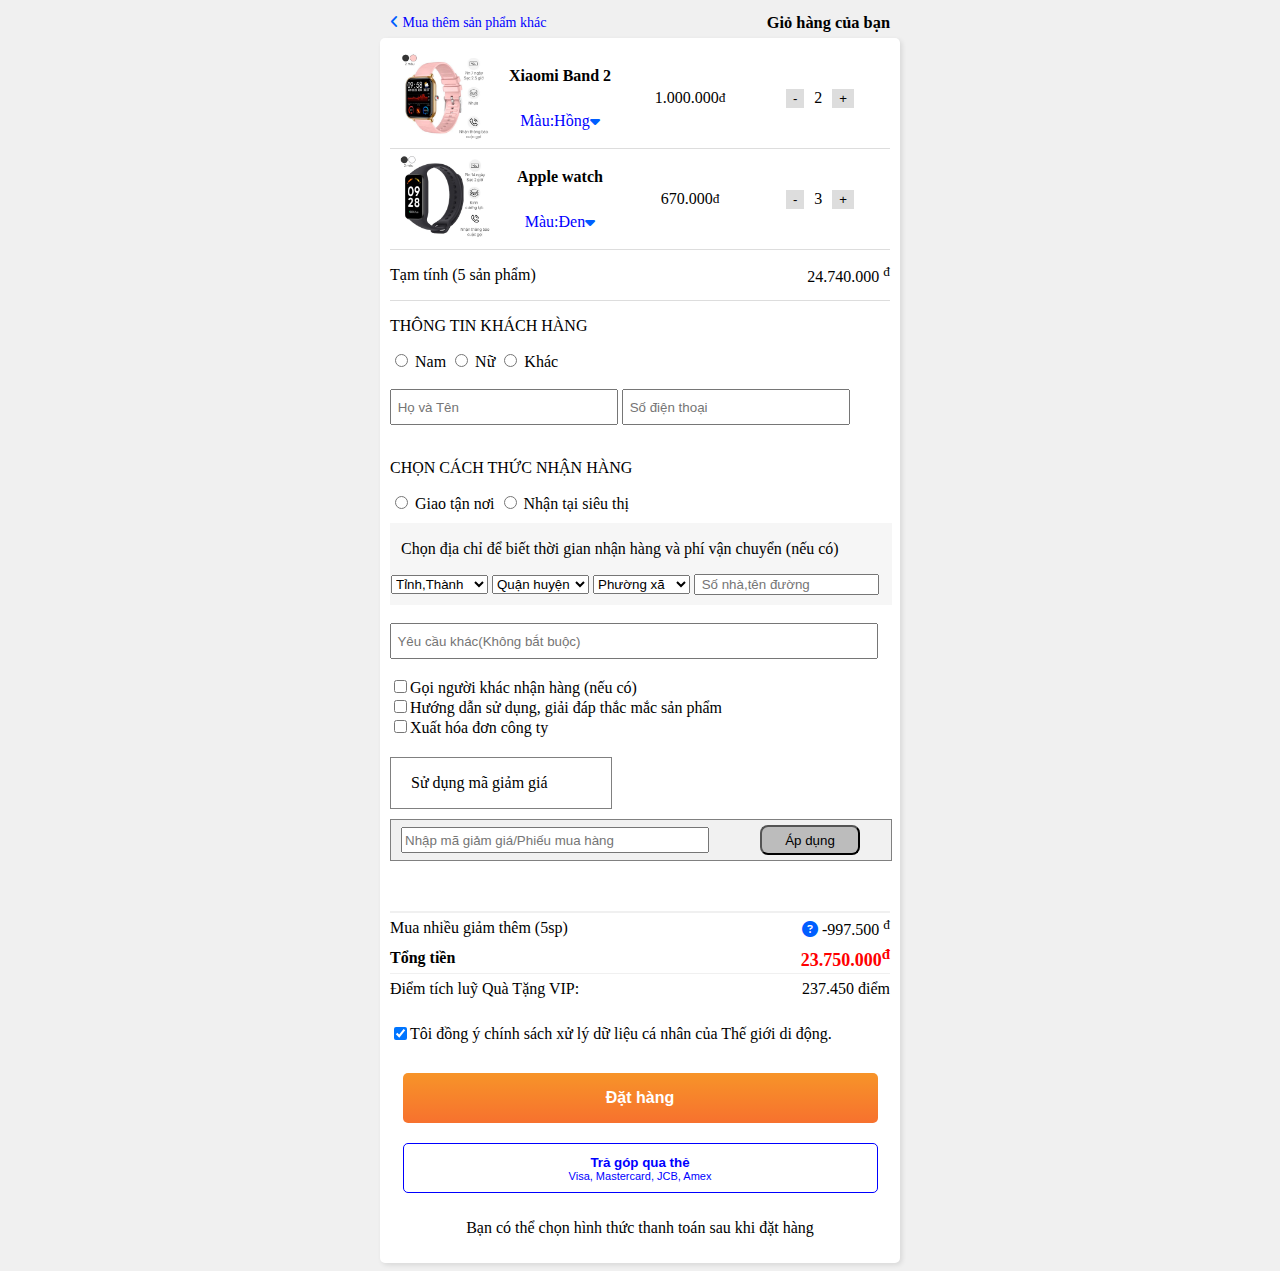
<file: card_product.html>
<!DOCTYPE html>
<html lang="en">
<head>
    <meta charset="UTF-8">
    <meta name="viewport" content="width=device-width, initial-scale=1.0">
    <title>Giỏ hàng</title>
    <link rel="stylesheet" href="css/card_product.css">
    <link rel="stylesheet" href="https://cdnjs.cloudflare.com/ajax/libs/font-awesome/6.4.2/css/all.min.css">
</head>
<body>
    <div class="top-content">
        <a href="index.html">
            <i class="fa-solid fa-angle-left" style="color: #005eff;"></i> Mua thêm sản phẩm khác
        </a>
        <h3>Giỏ hàng của bạn</h3>
    </div>
    <div class="card2">
        <ul class="listCard">
            <li>
                <div><img src="images/products/dongho1.jpg"/></div>
                <div class="name-pro">
                    <h4>Xiaomi Band 2</h4>
                    <div class="color">Màu: <span class="color-text"> Hồng </span><i class="fa-solid fa-caret-down" style="color: #005eff;"></i></div>
                </div>
                <div class="price">1.000.000 <sup>đ</sup></div>
                <div>
                    <button onclick="">-</button>
                    <div class="count">2</div>
                    <button onclick="">+</button>
                </div> 
            </li>
            <li>
                <div><img src="images/products/dongho3.jpg"/></div>
                <div class="name-pro">
                    <h4>Apple watch</h4>
                    <div class="color">Màu: <span class="color-text"> Đen </span><i class="fa-solid fa-caret-down" style="color: #005eff;"></i></div>
                </div>
                <div class="price">670.000 <sup>đ</sup></div>
                <div>
                    <button onclick="">-</button>
                    <div class="count">3</div>
                    <button onclick="">+</button>
                </div> 
            </li>
        </ul>
        <div><p>Tạm tính (5 sản phẩm)</p><span>24.740.000 <sup>đ</sup></span></div>

        <!-- Thông tin khách hàng(Hoàng làm tiếp) -->      
        <div class="TTKH">
            <form > 
            
                <p>THÔNG TIN KHÁCH HÀNG</p>
                <div>
                    
                    <input type="radio" id="male" name="gender" value="Nam">
                    <label for="male">Nam</label>
                    <input type="radio" id="female" name="gender" value="Nữ">
                    <label for="female">Nữ</label>
                    <input type="radio" id="other" name="gender" value="Khác">
                    <label for="other">Khác</label>
                </div>
                <br>
                <div class="pn">
                    
                    <input type="text" id="name" name="name" placeholder=" Họ và Tên">
                    <input type="tel" id="phone" name="phone" placeholder=" Số điện thoại">
                </div>
                
                
                <br>
                <div>
                    <p>CHỌN CÁCH THỨC NHẬN HÀNG</p>
                    <input type="radio" id="Diachi" name="Diachi" value="Giao tận nơi">
                    <label for="male">Giao tận nơi</label>
                    <input type="radio" id="Diachi" name="Diachi" value="Nhận tại siêu thị">
                    <label for="female">Nhận tại siêu thị</label>
                    <br>
                    
                    <div class="baoboc">
                        <p>Chọn địa chỉ để biết thời gian nhận hàng và phí vận chuyển (nếu có)</p>
                        <select id="location" name="location">
                            <option value="Hà Nội">Tỉnh,Thành</option>
                            <option value="Hà Nội">Hà Nội</option>
                            <option value="Hồ Chí Minh">Hồ Chí Minh</option>
                            <option value="Đà Nẵng">Đà Nẵng</option>
                            <option value="Cần Thơ">Cần Thơ</option>
                            <option value="Cần Thơ">...</option>
                            
                        </select>
                        <select id="location" name="location">
                            <option value="Hà Nội">Quận huyện</option>
                            <option value="Hà Nội">Hà Nội</option>
                            <option value="Hồ Chí Minh">Hồ Chí Minh</option>
                            <option value="Đà Nẵng">Đà Nẵng</option>
                            <option value="Cần Thơ">Cần Thơ</option>
                            <option value="Cần Thơ">...</option>
                            
                        </select>
                        <select id="location" name="location">
                            <option value="Hà Nội">Phường xã</option>
                            <option value="Hà Nội">Hà Nội</option>
                            <option value="Hồ Chí Minh">Hồ Chí Minh</option>
                            <option value="Đà Nẵng">Đà Nẵng</option>
                            <option value="Cần Thơ">Cần Thơ</option>
                            <option value="Cần Thơ">...</option>
                            
                        </select>
                        <input type="text" id="name" name="name" placeholder=" Số nhà,tên đường">
                    </div>
                    
                </div>
                <br>
                <div class="YC">
                    <input type="text" id="name" name="name" placeholder=" Yêu cầu khác(Không bắt buộc)">
                </div>
                <br>
                <div class="Khac">
                    <div class="kc">
                        <input type="checkbox" name="" id="">Gọi người khác nhận hàng (nếu có)
                    </div>
                   
                    <div class="kc">
                        <input type="checkbox" name="" id="">Hướng dẫn sử dụng, giải đáp thắc mắc sản phẩm
                    </div>

                    <div class="kc">
                        <input type="checkbox" name="" id="">Xuất hóa đơn công ty
                    </div>
                </div>
                <div class="MGG">
                    <a href="">
                        <div class="sudung">
                            <p>Sử dụng mã giảm giá</p>
                        </div>
                    </a>
                    <div class="nhapma">
                        <input type="text" placeholder="Nhập mã giảm giá/Phiếu mua hàng">
                        
                    </div>
                    <div class="nut">
                        <input type="button" value="Áp dụng">
                    </div>               
                </div>
        </form>
        </div>
        <div class="card-bottom">
            <div><p>Mua nhiều giảm thêm (5sp)</p> <span><i class="fa-solid fa-circle-question" style="color: #005eff;"></i> -997.500 <sup>đ</sup></span></div>
            <div style="border-bottom: 1px solid #f0f0f0;"><h4>Tổng tiền</h4><span class="price-text">23.750.000<sup>đ</sup></span></div>
            <div><p>Điểm tích luỹ Quà Tặng VIP:</p> <span>237.450 điểm</span></div>
            <form action="">
                <input type="checkbox" checked>
                <label>Tôi đồng ý chính sách xử lý dữ liệu cá nhân của Thế giới di động.</label>
            </form>
            <button class="btn-dathang" type="submit">Đặt hàng</button>
            <button class="btn-tragop" type="submit">Trả góp qua thẻ<span>Visa, Mastercard, JCB, Amex</span></button>
            <p>Bạn có thể chọn hình thức thanh toán sau khi đặt hàng</p>
        </div>
    </div>
</body>
</html>
</file>
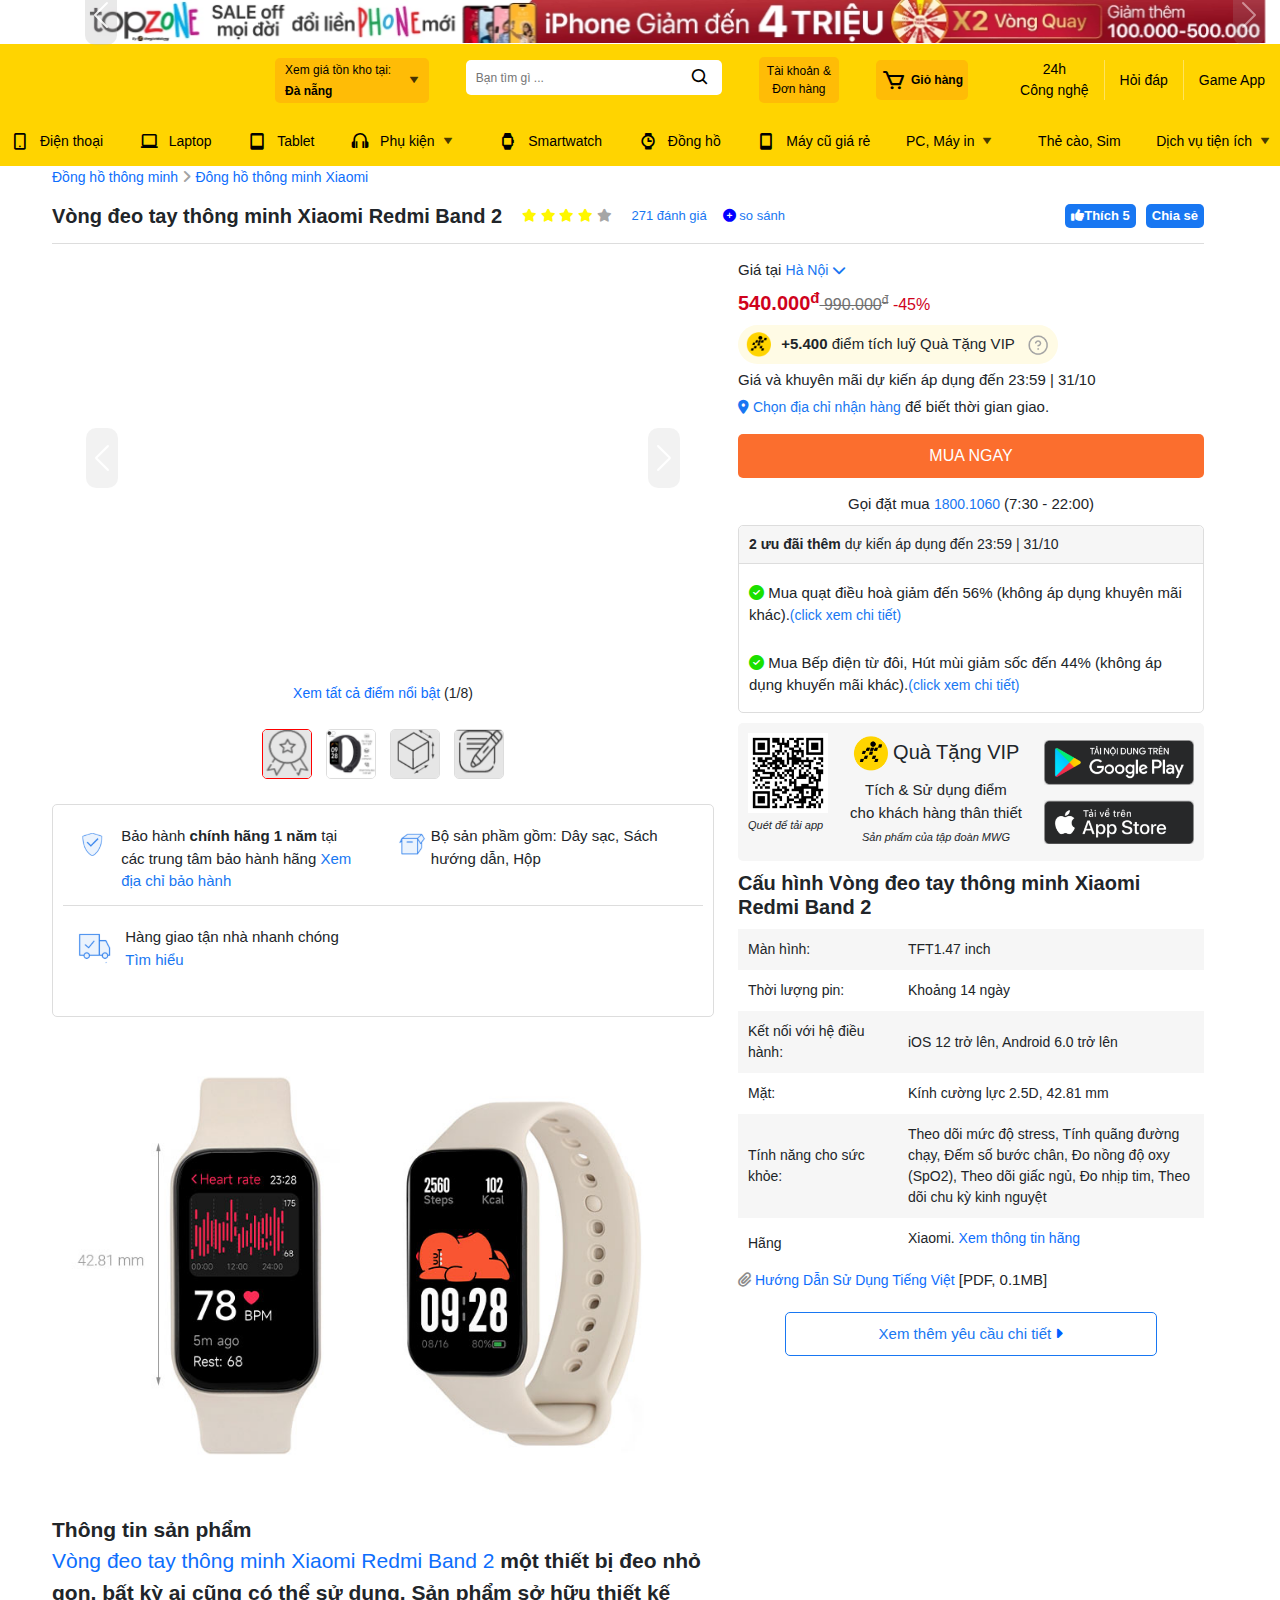
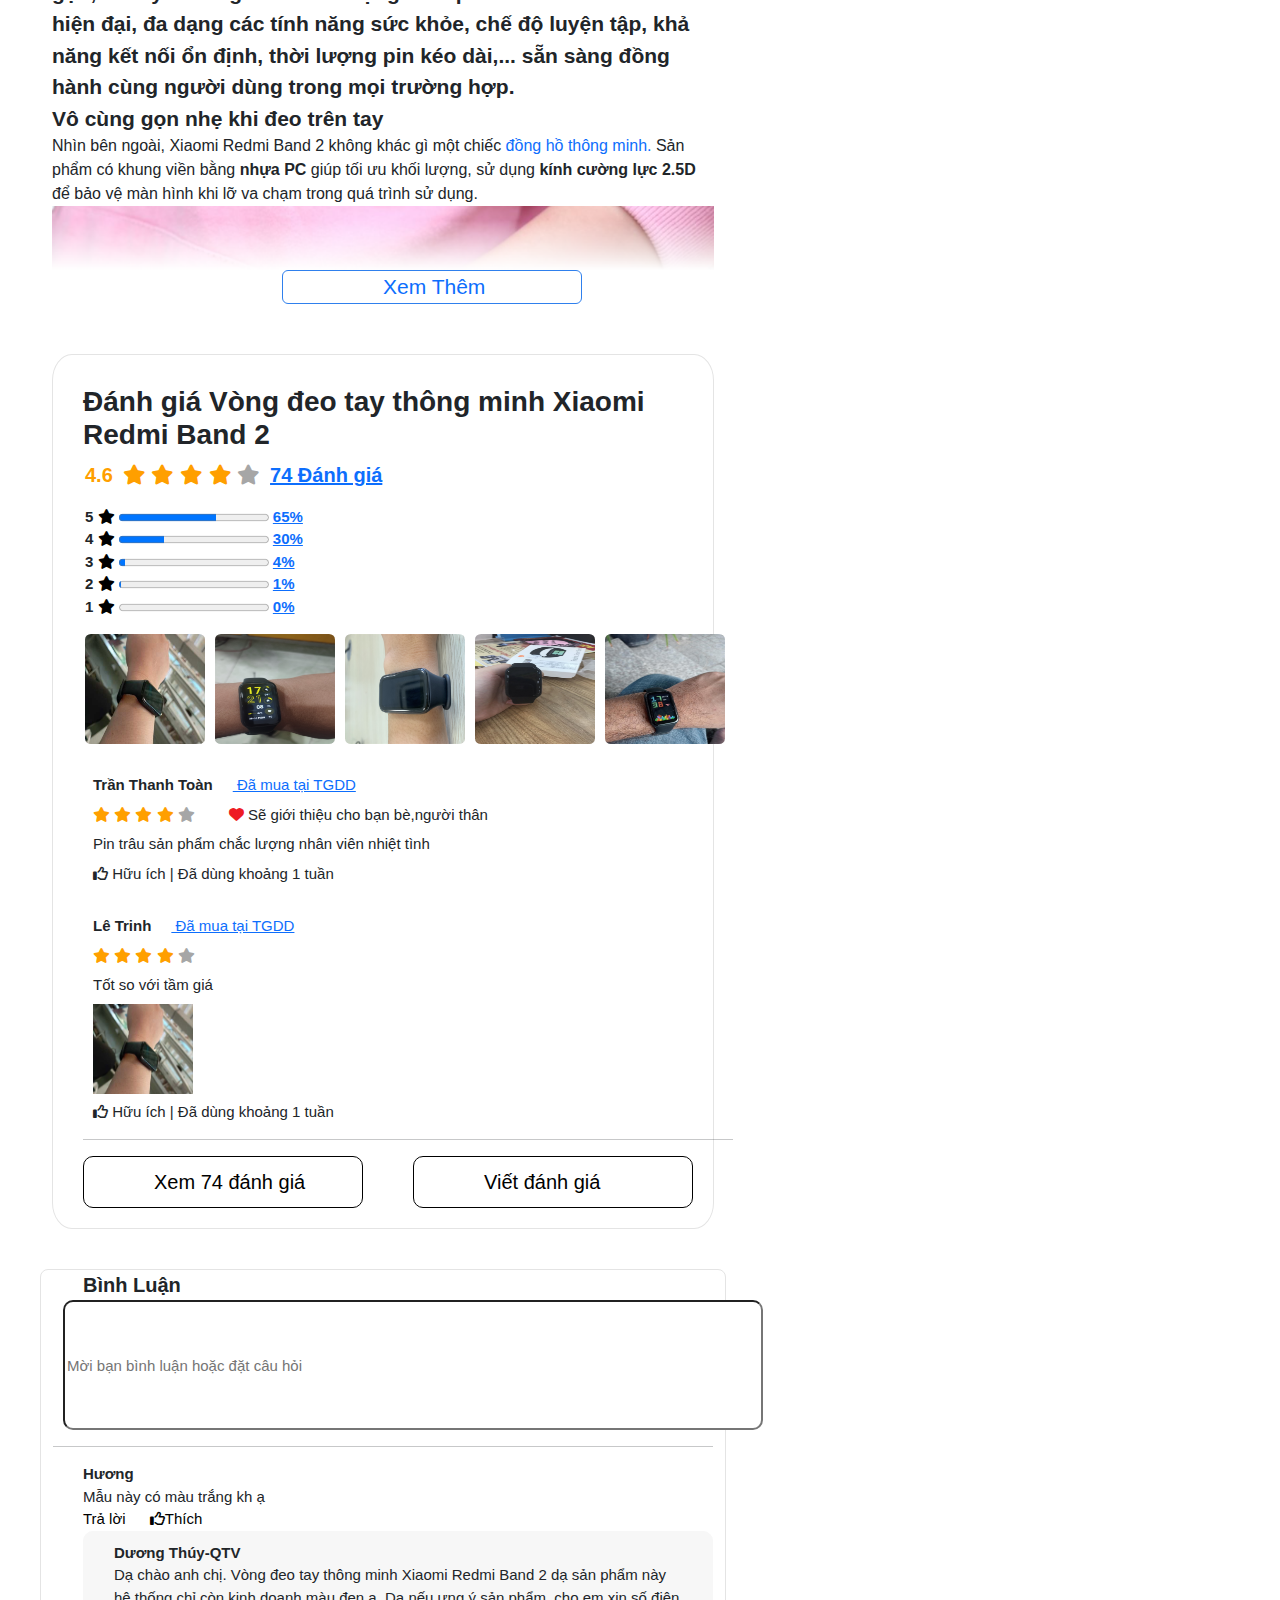
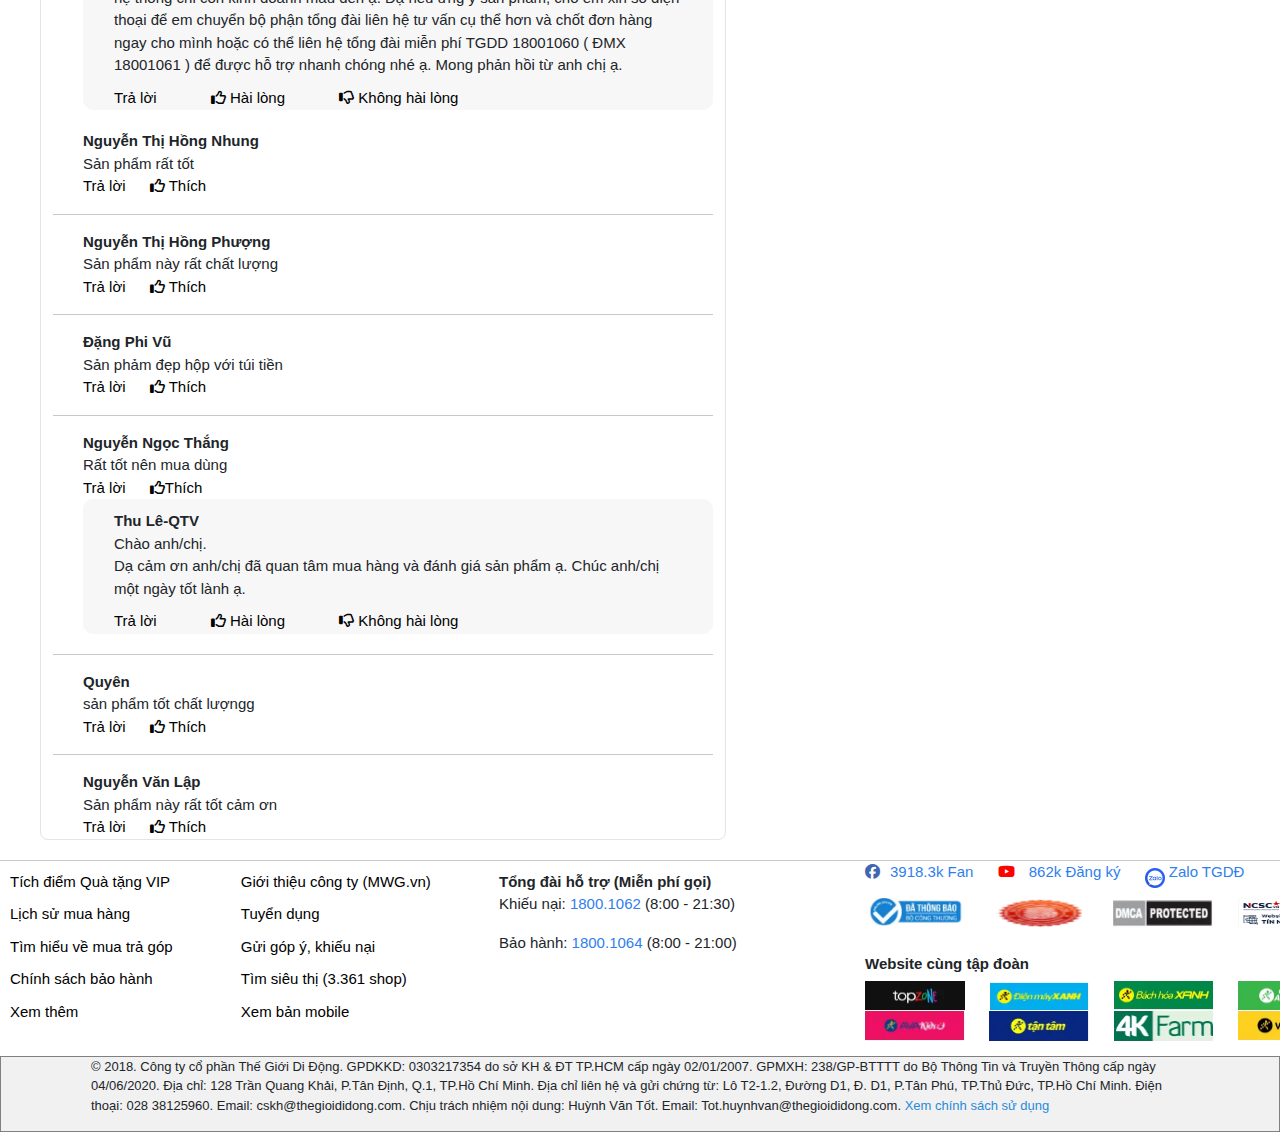
<file: product_details.html>
<!DOCTYPE html>
<html lang="en">

<head>
    <meta charset="UTF-8">
    <meta name="viewport" content="width=device-width, initial-scale=1.0">
    <title>Chi tiết sản phẩm</title>
    <link rel="stylesheet" href="css/Thang.css">
    <link rel="stylesheet" href="css/Hoang.css">

    <link rel="stylesheet" href="/css/product_details.css">
    <link href='https://unpkg.com/boxicons@2.1.4/css/boxicons.min.css' rel='stylesheet'>
    <link rel="stylesheet" href="https://cdnjs.cloudflare.com/ajax/libs/font-awesome/6.4.2/css/all.min.css">
    <link href="https://cdn.jsdelivr.net/npm/bootstrap@5.2.3/dist/css/bootstrap.min.css" rel="stylesheet">
    <script src="https://cdn.jsdelivr.net/npm/bootstrap@5.2.3/dist/js/bootstrap.bundle.min.js"></script>
</head>

<body>
    <!-- Thanh quang cao tren -->
    <div class="header-top-bar">
        <div id="topdemo" class="carousel slide" data-bs-ride="carousel">

            <!-- khối silde -->
            <div class="carousel-inner">
                <div class="carousel-item active">
                    <img src="/images/anhduan1.webp" alt="">
                </div>
                <div class="carousel-item">
                    <img src="/images/anhbanner2.webp" alt="">
                </div>
                <div class="carousel-item">
                    <img src="/images/anhbanner3.webp" alt="">
                </div>
                <div class="carousel-item">
                    <img src="/images/anhbanner4.webp" alt="">
                </div>
            </div>

            <!-- nút di chuyển  -->
            <button class="carousel-control-prev" type="button" data-bs-target="#topdemo" data-bs-slide="prev">
                <span class="carousel-control-prev-icon"></span>
            </button>
            <button class="carousel-control-next" type="button" data-bs-target="#topdemo" data-bs-slide="next">
                <span class="carousel-control-next-icon"></span>
            </button>
        </div>
    </div>
    <div class="header">
        <nav>
            <ul>
                <a href="/index.html"><li id="logo">
                </li></a>
                <li id="adress-form"><a href="#">
                        <p>Xem giá tồn kho tại: <b>Đà nẵng</b></p><i class='bx bxs-down-arrow'></i>
                    </a>
                </li>
                <li>
                    <form action=""><input type="text" placeholder="Bạn tìm gì ..."><i class='bx bx-search'></i></form>
                </li>
                <li><a href="#">Tài khoản & Đơn hàng</a></li>
                <li class="shopping"><a href="/card_product.html"><i class='bx bx-cart'></i>
                        <p>Giỏ hàng</p>
                    </a></li>
                <li>
                    <div class="list-items">
                        <div><a href="#">24h<br>Công nghệ</a></div>
                        <div id="hoidap" style="line-height: 30px;"><a href="#">Hỏi đáp</a></div>
                        <div style="line-height: 30px;"><a href="#">Game App</a></div>
                    </div>
                </li>
                <div class="adress-form">
                    <div class="adress-form-content">
                        <h2>Chọn địa chỉ nhận hàng <span id="adress-close">X Đóng</span></h2>
                        <form action="">
                            <p>Chọn đầy đủ địa chỉ nhận hàng để biết chính xác thời gian giao</p>
                            <select name="" id="">
                                <option value="#">--Chọn địa điểm</option>
                                <option value="#">Đà nẵng</option>
                            </select>
                            <select name="" id="">
                                <option value="#">--Chọn Quận\Huyện</option>
                                <option value="#">Đà nẵng</option>
                            </select>
                            <select name="" id="">
                                <option value="#">--Chọn Phường\Xã</option>
                                <option value="#">Đà nẵng</option>
                            </select>
                            <input type="text" placeholder="Số nhà, Tên đường">
                            <button>Xác nhận</button>
                        </form>
                    </div>
                </div>
            </ul>
        </nav>
        <div class="header-main">
            <ul>
                <li><a href="#"><i class='bx bx-mobile-alt'></i><span>Điện thoại</span></a></li>
                <li><a href="#"><i class='bx bx-laptop'></i><span>Laptop</span></a></li>
                <li><a href="#"><i class='bx bx-tab'></i><span>Tablet</span></a></li>
                <li><a href="#"><i class='bx bx-headphone'></i><span>Phụ kiện<i class='bx bxs-down-arrow'></i></span></a>
                    <div class="submenu">
                        <ul>
                            <li>
                                <p>Phụ kiện di động</p>
                            </li>
                            <li><a href="#">Phụ kiện A</a></li>
                            <li><a href="#">Phụ kiện B</a></li>
                            <li><a href="#">Phụ kiện A</a></li>
                            <li><a href="#">Phụ kiện B</a></li>
                            <li><a href="#">Phụ kiện A</a></li>
                            <li><a href="#">Phụ kiện B</a></li>
                        </ul>
                        <ul>
                            <li>
                                <p>Phụ kiện laptop</p>
                            </li>
                            <li><a href="#">Phụ kiện A</a></li>
                            <li><a href="#">Phụ kiện B</a></li>
                            <li><a href="#">Phụ kiện A</a></li>
                            <li><a href="#">Phụ kiện B</a></li>
                            <li><a href="#">Phụ kiện A</a></li>
                            <li><a href="#">Phụ kiện B</a></li>
                        </ul>
                        <ul>
                            <li>
                                <p>Thiết bị nhà thông minh</p>
                            </li>
                            <li><a href="#">Phụ kiện A</a></li>
                            <li><a href="#">Phụ kiện B</a></li>
                            <li><a href="#">Phụ kiện A</a></li>
                            <li><a href="#">Phụ kiện B</a></li>
                            <li><a href="#">Phụ kiện A</a></li>
                            <li><a href="#">Phụ kiện B</a></li>
                        </ul>
                    </div>
                </li>

                <li><a href="#"><i class='bx bxs-watch-alt'></i><span>Smartwatch</span></a></li>
                <li><a href="/index.html"><i class='bx bxs-watch'></i><span>Đồng hồ</span></a></li>
                <li><a href="#"><i class='bx bx-mobile'></i><span>Máy cũ giá rẻ</span></a></li>
                <li><a href="#"><box-icon name='desktop'></box-icon><span>PC, Máy in</span><i
                            class='bx bxs-down-arrow'></i></a>
                    <div class="submenu">
                        <ul>
                            <li><a href="#">Máy in</a></li>
                            <li><a href="#">Mực in</a></li>
                            <li><a href="#">Phụ kiện máy tính</a></li>
                            <li><a href="#">Máy tính để bàn</a></li>
                            <li><a href="#">Phần mềm</a></li>
                            <li><a href="#">Màn hình máy tính</a></li>
                        </ul>
                    </div>
                </li>
                <li><a href="#"><span>Thẻ cào, Sim</span></a></li>
                <li><a href="#"><span>Dịch vụ tiện ích</span><i class='bx bxs-down-arrow'></i></a>
                    <div class="submenu" style="left: unset; right: 0;">
                        <ul>
                            <li>
                                <p>Thanh toán hoá đơn</p>
                            </li>
                            <li><a href="#">Phụ kiện A</a></li>
                            <li><a href="#">Phụ kiện B</a></li>
                            <li><a href="#">Phụ kiện A</a></li>
                            <li><a href="#">Phụ kiện B</a></li>
                            <li><a href="#">Phụ kiện A</a></li>
                            <li><a href="#">Phụ kiện B</a></li>
                        </ul>
                        <ul>
                            <li>
                                <p>Tài chính bảo hiểm</p>
                            </li>
                            <li><a href="#">Phụ kiện A</a></li>
                            <li><a href="#">Phụ kiện B</a></li>
                            <li><a href="#">Phụ kiện A</a></li>
                            <li><a href="#">Phụ kiện B</a></li>
                            <li><a href="#">Phụ kiện A</a></li>
                            <li><a href="#">Phụ kiện B</a></li>
                        </ul>
                        <ul>
                            <li>
                                <p>Tiện ích viễn thông</p>
                            </li>
                            <li><a href="#">Phụ kiện A</a></li>
                            <li><a href="#">Phụ kiện B</a></li>
                            <li><a href="#">Phụ kiện A</a></li>
                            <li><a href="#">Phụ kiện B</a></li>
                            <li><a href="#">Phụ kiện A</a></li>
                            <li><a href="#">Phụ kiện B</a></li>
                        </ul>
                    </div>
                </li>
            </ul>
        </div>
    </div>
    <!-- Content -->
    <div class="container">
        <div class="row">
            <div class="col-sm-12">
                <p>
                    <a href="#">Đồng hồ thông minh</a>
                    <i class="fa-solid fa-angle-right" style="color: #a3a3a3;"></i>
                    <a href="#">Đông hồ thông minh Xiaomi</a>
                </p>
            </div>
        </div>
        <div class="row">
            <div class="col-sm-12">
                <div class="title">
                    <div class="title-left">
                        <h4>Vòng đeo tay thông minh Xiaomi Redmi Band 2</h4>
                        <li><i class="fa-solid fa-star" style="color: #fff700;"></i>
                            <i class="fa-solid fa-star" style="color: #fff700;"></i>
                            <i class="fa-solid fa-star" style="color: #fff700;"></i>
                            <i class="fa-solid fa-star" style="color: #fff700;"></i>
                            <i class="fa-solid fa-star" style="color: #a6a6a6;"></i>
                        </li>
                        <li>271 đánh giá</li>
                        <button><i class="fa-solid fa-circle-plus" style="color: #0400ff;"></i> so sánh</button>
                    </div>
                    <div class="title-right">
                        <button><i class="fa-solid fa-thumbs-up" style="color: #ffffff;"></i>Thích 5</button>
                        <button>Chia sẻ</button>
                    </div>
                </div>
            </div>
        </div>
        <div class="row">
            <div class="col-sm-7">
                <div id="details" class="carousel slide" data-bs-ride="carousel">
                    <!--nút silde -->
                    <!-- <div class="carousel-indicators">
                        <button type="button" data-bs-target="#details" data-bs-slide-to="0" class="active"></button>
                        <button type="button" data-bs-target="#details" data-bs-slide-to="1"></button>
                        <button type="button" data-bs-target="#details" data-bs-slide-to="2"></button>
                        <button type="button" data-bs-target="#details" data-bs-slide-to="3"></button>
                        <button type="button" data-bs-target="#details" data-bs-slide-to="4"></button>
                        <button type="button" data-bs-target="#details" data-bs-slide-to="5"></button>
                        <button type="button" data-bs-target="#details" data-bs-slide-to="6"></button>
                        <button type="button" data-bs-target="#details" data-bs-slide-to="7"></button>
                        <button type="button" data-bs-target="#details" data-bs-slide-to="8"></button>
                    </div> -->

                    <!-- khối silde -->
                    <div class="carousel-inner">
                        <div class="carousel-item active">
                            <iframe width="730" height="403"
                                src="https://www.youtube.com/embed/uUaG71ex20c?si=fLGplAjJ1qi-1fVi"
                                title="YouTube video player" frameborder="0"
                                allow="accelerometer; autoplay; clipboard-write; encrypted-media; gyroscope; picture-in-picture; web-share"
                                allowfullscreen></iframe>
                        </div>
                        <div class="carousel-item">
                            <img src="/images/details/anh1.jpg" alt="" class="d-block" style="width:100%" height="100%">
                        </div>
                        <div class="carousel-item">
                            <img src="/images/details/anh2.jpg" alt="" class="d-block"
                                style="width: 100%; height: 100%;">
                        </div>
                        <div class="carousel-item">
                            <img src="/images/details/anh3.jpg" alt="" class="d-block"
                                style="width: 100%; height: 100%;">
                        </div>
                        <div class="carousel-item">
                            <img src="/images/details/anh4.jpg" alt="" class="d-block"
                                style="width: 100%; height: 100%;">
                        </div>
                        <div class="carousel-item">
                            <img src="/images/details/anh5.jpg" alt="" class="d-block"
                                style="width: 100%; height: 100%;">
                        </div>
                        <div class="carousel-item">
                            <img src="/images/details/anh6.jpg" alt="" class="d-block"
                                style="width: 100%; height: 100%;">
                        </div>
                        <div class="carousel-item">
                            <img src="/images/details/anh7.jpg" alt="" class="d-block"
                                style="width: 100%; height: 100%;">

                        </div>
                        <div class="carousel-item">
                            <img src="/images/details/anh8.jpg" alt="" class="d-block"
                                style="width: 100%; height: 100%;">
                        </div>

                    </div>

                    <!-- nút di chuyển  -->
                    <button class="carousel-control-prev" type="button" data-bs-target="#details" data-bs-slide="prev">
                        <span class="carousel-control-prev-icon"></span>
                    </button>
                    <button class="carousel-control-next" type="button" data-bs-target="#details" data-bs-slide="next">
                        <span class="carousel-control-next-icon"></span>
                    </button>
                </div>
                <div class="info-other">
                    <p><a href="#">Xem tất cả điểm nổi bật </a><span id="pageIndicator">(1/8)</span></p>
                    <div class="icon-list">
                        <img src="images/details/icon1.png" alt="">
                        <img src="images/details/icon4.jpg" alt="">
                        <img src="images/details/icon2.png" alt="">
                        <img src="images/details/icon3.png" alt="">
                    </div>
                    <div class="baohanh">
                        <div class="top">
                            <div><img src="images/details/baohanh1.png" alt="">
                                <p>Bảo hành <b>chính hãng 1 năm</b> tại các trung tâm bảo hành hãng <span>Xem địa chỉ
                                        bảo hành</span></p>
                            </div>
                            <div><img src="images/details/baohanh2.png" alt="">Bộ sản phầm gồm: Dây sạc, Sách hướng dẫn,
                                Hộp</div>
                        </div>
                        <div class="bottom">
                            <div><img src="images/details/baohanh3.png" alt="">
                                <p>Hàng giao tận nhà nhanh chóng <span>Tìm hiểu</span></p>
                            </div>
                        </div>
                    </div>
                    <img src="images/details/anh_other_1.jpg" alt="" width="100%">
                </div>

            </div>
            <div class="col-sm-5">
                <div class="chi-tiet-gia">
                    <p>Giá tại <a href="#">Hà Nội <i class="fa-solid fa-chevron-down"></i></a></p>
                    <h5><b>540.000<sup>đ</sup></b><s> 990.000<sup>đ</sup></s><span> -45%</span></h5>
                    <div class="diem">
                        <img src="images/details/logo_details.png" alt="">
                        <p><b>+5.400</b> điểm tích luỹ Quà Tặng VIP</p>
                        <img src="images/details/question_mark.png" alt="">
                    </div>
                    <p>Giá và khuyên mãi dự kiến áp dụng đến 23:59 | 31/10</p>
                    <p><a href="#"><i class="fa-solid fa-location-dot"></i> Chọn địa chỉ nhận hàng</a> để biết thời gian
                        giao.</p>
                    <button type="submit"><a href="/card_product.html">MUA NGAY</a></button>
                    <p class="hotline">Gọi đặt mua <a href="#">1800.1060 </a> (7:30 - 22:00)</p>
                    <div class="uu-dai">
                        <h6><b>2 ưu đãi thêm </b><span> dự kiến áp dụng đến 23:59 | 31/10</span></h6>
                        <p><i class="fa-solid fa-circle-check" style="color: #1ae000;"></i> Mua quạt điều hoà giảm đến
                            56% (không áp dụng khuyên mãi khác).<a href="#">(click xem chi tiết)</a></p>
                        <p><i class="fa-solid fa-circle-check" style="color: #1ae000;"></i> Mua Bếp điện từ đôi, Hút mùi
                            giảm sốc đến 44% (không áp dụng khuyến mãi khác).<a href="#">(click xem chi tiết)</a></p>
                    </div>
                </div>
                <div class="qr-link">
                    <figure>
                        <img src="images/details/qr.png" alt="Đây là qr" width="80px">
                        <figcaption><i>Quét để tải app</i></figcaption>
                    </figure>
                    <div class="qr-link-text">
                        <h5><img src="images/details/logo_details.png" alt=""> Quà Tặng VIP</h5>
                        <p>Tích & Sử dụng điểm <br> cho khách hàng thân thiết</p>
                        <i>Sản phẩm của tập đoàn MWG</i>
                    </div>
                    <div class="down">
                        <button><img src="images/details/ggplay.png" alt=""></button>
                        <button><img src="images/details/appstore.png" alt=""></button>
                    </div>
                </div>
                <div class="cau-hinh">
                    <h4><b>Cấu hình Vòng đeo tay thông minh Xiaomi Redmi Band 2</b></h4>
                    <table>
                        <tr class="odd">
                            <td>Màn hình:</td>
                            <td>TFT1.47 inch</td>
                        </tr>
                        <tr class="even">
                            <td>Thời lượng pin:</td>
                            <td>Khoảng 14 ngày</td>
                        </tr>
                        <tr class="odd">
                            <td>Kết nối với hệ điều hành:</td>
                            <td>iOS 12 trở lên, Android 6.0 trở lên</td>
                        </tr>
                        <tr class="even">
                            <td>Mặt:</td>
                            <td>Kính cường lực 2.5D, 42.81 mm</td>
                        </tr>
                        <tr class="odd">
                            <td>Tính năng cho sức khỏe:</td>
                            <td>Theo dõi mức độ stress, Tính quãng đường chạy, Đếm số bước chân, Đo nồng độ oxy (SpO2),
                                Theo dõi giấc ngủ, Đo nhịp tim, Theo dõi chu kỳ kinh nguyệt</td>
                        </tr>
                        <tr class="even">
                            <td>Hãng</td>
                            <td>
                                <p>Xiaomi. <a href="#"> Xem thông tin hãng</a></p>
                            </td>
                        </tr>
                    </table>
                    <p><i class="fa-solid fa-paperclip" style="color: #8c8c8c;"></i><a href="#"> Hướng Dẫn Sử Dụng Tiếng
                            Việt</a> [PDF, 0.1MB]</p>
                    <button class="btn-xemthem" type="button">Xem thêm yêu cầu chi tiết <i
                            class="fa-solid fa-caret-right" style="color: #005eff;"></i></button>
                </div>

            </div>
        </div>
        <!-- Hoàng làm tiếp -->
        <div class="row">
            <div class="col-sm-7">
                <div class="Ttsp">
                    <b>Thông tin sản phẩm</b>
                    <br>
                    <a href="#">Vòng đeo tay thông minh Xiaomi Redmi Band 2 </a>
                    <b> một thiết bị đeo nhỏ gọn, bất kỳ ai cũng có thể sử dụng. Sản phẩm sở hữu thiết kế hiện đại, đa
                        dạng các tính năng sức khỏe, chế độ luyện tập, khả năng kết nối ổn định, thời lượng pin kéo
                        dài,... sẵn sàng đồng hành cùng người dùng trong mọi trường hợp.</b>
                    <br>
                    <b>Vô cùng gọn nhẹ khi đeo trên tay</b>
                    <p style="font-size: 16px;">Nhìn bên ngoài, Xiaomi Redmi Band 2 không khác gì một chiếc <a href="#"
                            style="font-size: 16px;">đồng hồ thông minh.</a> Sản phẩm có khung viền bằng <b
                            style="font-size: 16px;"> nhựa PC</b> giúp tối ưu khối lượng, sử dụng <b
                            style="font-size: 16px;"> kính cường lực 2.5D</b> để bảo vệ màn hình khi lỡ va chạm trong
                        quá trình sử dụng.</p>
                    <img src="/images/products/anh1.png" alt="" width="100%">
                    <div class="Xemthem">

                        <a href="#">Xem Thêm</a>
                    </div>
                </div>
                <div class="Danhgia">
                    <h3><b>Đánh giá Vòng đeo tay thông minh Xiaomi Redmi Band 2</b></h3>
                    <ul class="saotong">
                        <li>
                            <p>4.6</p>
                        </li>
                        <li>
                            <i class="fa-solid fa-star" style="color: rgb(255, 159, 0);"></i>
                            <i class="fa-solid fa-star" style="color: rgb(255, 159, 0);"></i>
                            <i class="fa-solid fa-star" style="color: rgb(255, 159, 0);"></i>
                            <i class="fa-solid fa-star" style="color: rgb(255, 159, 0);"></i>
                            <i class="fa-solid fa-star" style="color: #a6a6a6;"></i>
                        </li>
                        <li><a href="#">74 Đánh giá</a></li>
                    </ul>
                    <ul class="xuongtientrinh">

                        <li>
                            <b>5</b>
                            <i class="fa-solid fa-star" style="color: #000000;"></i>
                            <progress value="65" max="100" class="chinhthanhtientrinh"></progress>
                            <a href="#"><b>65%</b></a>
                        </li>
                        <li>
                            <b>4</b>
                            <i class="fa-solid fa-star" style="color: #000000;"></i>
                            <progress value="30" max="100" class="chinhthanhtientrinh"></progress>
                            <a href="#"><b>30%</b></a>
                        </li>
                        <li>
                            <b>3</b>
                            <i class="fa-solid fa-star" style="color: #000000;"></i>
                            <progress value="4" max="100" class="chinhthanhtientrinh"></progress>
                            <a href="#"><b>4%</b></a>
                        </li>
                        <li>
                            <b>2</b>
                            <i class="fa-solid fa-star" style="color: #000000;"></i>
                            <progress value="1" max="100" class="chinhthanhtientrinh"></progress>
                            <a href="#"><b>1%</b></a>
                        </li>
                        <li>
                            <b>1</b>
                            <i class="fa-solid fa-star" style="color: #000000;"></i>
                            <progress value="0" max="100" class="chinhthanhtientrinh"></progress>
                            <a href="#"><b>0%</b></a>
                        </li>

                    </ul>
                    <ul class="anhdg">
                        <li><img src="/images/products/anhdg1.jpg"></li>
                        <li><img src="/images/products/anhdg2.jpg"></li>
                        <li><img src="/images/products/anhdg3.jpeg"></li>
                        <li><img src="/images/products/anhdg4.jpeg"></li>
                        <li><img src="/images/products/anhdg5.jpg"></li>
                    </ul>
                    <div class="cmt">
                        <li><b>Trần Thanh Toàn</b><a href="#"> Đã mua tại TGDD</a></li>
                        <li>
                            <i class="fa-solid fa-star" style="color: rgb(255, 159, 0);"></i>
                            <i class="fa-solid fa-star" style="color: rgb(255, 159, 0);"></i>
                            <i class="fa-solid fa-star" style="color: rgb(255, 159, 0);"></i>
                            <i class="fa-solid fa-star" style="color: rgb(255, 159, 0);"></i>
                            <i class="fa-solid fa-star" style="color: #a6a6a6;"></i>
                            <i class="fa-solid fa-heart " style="color: #ee1b24;"></i> Sẽ giới thiệu cho bạn bè,người
                            thân
                        </li>
                        <li>
                            <p>Pin trâu sản phẩm chắc lượng nhân viên nhiệt tình</p>
                        </li>
                        <li>
                            <i class="fa-regular fa-thumbs-up"></i> Hữu ích | Đã dùng khoảng 1 tuần
                        </li>
                    </div>
                    <div class="cmt">
                        <li><b>Lê Trinh</b><a href="#"> Đã mua tại TGDD</a></li>
                        <li>
                            <i class="fa-solid fa-star" style="color: rgb(255, 159, 0);"></i>
                            <i class="fa-solid fa-star" style="color: rgb(255, 159, 0);"></i>
                            <i class="fa-solid fa-star" style="color: rgb(255, 159, 0);"></i>
                            <i class="fa-solid fa-star" style="color: rgb(255, 159, 0);"></i>
                            <i class="fa-solid fa-star" style="color: #a6a6a6;"></i>

                        </li>
                        <li>
                            <p>Tốt so với tầm giá</p>
                        </li>
                        <li>
                            <img src="/images/products/anhdg6.jpg" alt="">
                        </li>
                        <li>
                            <i class="fa-regular fa-thumbs-up"></i> Hữu ích | Đã dùng khoảng 1 tuần
                        </li>
                    </div>
                    <hr class="Chinhhr">
                    <div class="Xemdg">
                        <div class="xemviet">
                            <a href="#">Xem 74 đánh giá</a>
                        </div>
                        <div class="xemviet">
                            <a href="#">Viết đánh giá</a>
                        </div>
                    </div>
                </div>

            </div>

        </div>
        <div class="row ">
            <div class="col-sm-7 Bl">
                <div class="Blt">
                    <b>Bình Luận</b>
                    <br>
                    <input type="textbox" placeholder="Mời bạn bình luận hoặc đặt câu hỏi">
                </div>
                <hr>
                <div class="Bl1">
                    <b>Hương</b>
                    <br>
                    <p>Mẫu này có màu trắng kh ạ</p>
                    <a href="#">Trả lời</a>
                    <a href="#"><i class="fa-regular fa-thumbs-up"></i>Thích</a>
                    <br>
                    <div class="Qtv">
                        <b>Dương Thúy-QTV</b>
                        <p>Dạ chào anh chị. Vòng đeo tay thông minh Xiaomi Redmi Band 2 dạ sản phẩm này hệ thống chỉ còn
                            kinh doanh màu đen ạ. Dạ nếu ưng ý sản phẩm, cho em xin số điện thoại để em chuyển bộ phận
                            tổng đài liên hệ tư vấn cụ thể hơn và chốt đơn hàng ngay cho mình hoặc có thể liên hệ tổng
                            đài miễn phí TGDD 18001060 ( ĐMX 18001061 ) để được hỗ trợ nhanh chóng nhé ạ. Mong phản hồi
                            từ anh chị ạ.</p>

                        <a href="#">Trả lời</a>
                        <a href="#">
                            <i class="fa-regular fa-thumbs-up"></i> Hài lòng

                        </a>
                        <a href="#"><i class="fa-regular fa-thumbs-down"></i> Không hài lòng</a>
                    </div>
                </div>
                <div class="Bl2">
                    <b>Nguyễn Thị Hồng Nhung</b>
                    <p>Sản phẩm rất tốt</p>
                    <a href="#">Trả lời
                        <i class="fa-regular fa-thumbs-up"></i> Thích
                    </a>
                </div>
                <hr>
                <div class="Bl2">
                    <b>Nguyễn Thị Hồng Phượng</b>
                    <p>Sản phẩm này rất chất lượng</p>
                    <a href="#">Trả lời
                        <i class="fa-regular fa-thumbs-up"></i> Thích
                    </a>
                </div>
                <hr>
                <div class="Bl2">
                    <b>Đặng Phi Vũ</b>
                    <p>Sản phảm đẹp hộp với túi tiền</p>
                    <a href="#">Trả lời
                        <i class="fa-regular fa-thumbs-up"></i> Thích
                    </a>
                </div>
                <hr>
                <div class="Bl1">
                    <b>Nguyễn Ngọc Thắng</b>
                    <br>
                    <p>Rất tốt nên mua dùng</p>
                    <a href="#">Trả lời</a>
                    <a href="#"><i class="fa-regular fa-thumbs-up"></i>Thích</a>
                    <br>
                    <div class="Qtv">
                        <b>Thu Lê-QTV</b>
                        <p>Chào anh/chị.
                            <br>
                            Dạ cảm ơn anh/chị đã quan tâm mua hàng và đánh giá sản phẩm ạ.
                            Chúc anh/chị một ngày tốt lành ạ.
                        </p>

                        <a href="#">Trả lời</a>
                        <a href="#">
                            <i class="fa-regular fa-thumbs-up"></i> Hài lòng

                        </a>
                        <a href="#"><i class="fa-regular fa-thumbs-down"></i> Không hài lòng</a>
                    </div>
                </div>
                <hr>
                <div class="Bl2">
                    <b>Quyên</b>
                    <p>sản phẩm tốt chất lượngg</p>
                    <a href="#">Trả lời
                        <i class="fa-regular fa-thumbs-up"></i> Thích
                    </a>
                </div>
                <hr>
                <div class="Bl2">
                    <b>Nguyễn Văn Lập</b>
                    <p>Sản phẩm này rất tốt cảm ơn</p>
                    <a href="#">Trả lời
                        <i class="fa-regular fa-thumbs-up"></i> Thích
                    </a>
                </div>
            </div>
        </div>

    </div>
    <div class="khoitong2">
        <hr>
        <div class="khoitong2tren">
            <div class="khoi21">
                <a href="#">Tích điểm Quà tặng VIP</a>
                <a href="#">Lịch sử mua hàng</a>
                <a href="#">Tìm hiểu về mua trả góp</a>
                <a href="#">Chính sách bảo hành</a>
                <a href="#">Xem thêm</a>
            </div>
            <div class="khoi22">
                <a href="#">Giới thiệu công ty (MWG.vn)</a>
                <a href="#">Tuyển dụng</a>
                <a href="#">Gửi góp ý, khiếu nại</a>
                <a href="#">Tìm siêu thị (3.361 shop)</a>
                <a href="#">Xem bản mobile</a>
            </div>
            <div class="khoi23">
                <b>Tổng đài hỗ trợ (Miễn phí gọi)</b>
                <p>Khiếu nại: <a href="#">1800.1062</a> (8:00 - 21:30)</p>
                <p>Bảo hành: <a href="#">1800.1064</a> (8:00 - 21:00)</p>
            </div>
            <div class="khoi24">
                <div class="khoi24tren">
                    <div>
                        <a href="#"><i class="fa-brands fa-facebook" style="color: #4166b0;"> </i>3918.3k Fan </a>
                        <a href="#"><i class="fa-brands fa-youtube" style="color: #fe0200;"></i> 862k Đăng ký </a>
                        <a href="#"><img src="/images/anhzl.webp" alt=""> Zalo TGDĐ</a>
                    </div>
                    <div class="anhdautu">
                        <a href="#"><img src="/images/anh241.png" alt=""></a>
                        <a href="#"><img src="/images/anh242.png" alt=""></a>
                        <a href="#"><img src="/images/anh243.png" alt=""></a>
                        <a href="#"><img src="/images/anh244.png" alt=""></a>

                    </div>
                </div>
                <div class="khoi24duoi">
                    <b>Website cùng tập đoàn</b>
                    <div class="anhtapdoan">
                        <a href="#"><img src="/images/anh245.png" alt=""></a>
                        <a href="#"><img src="/images/anh246.png" alt=""></a>
                        <a href="#"><img src="/images/anh247.png" alt=""></a>
                        <a href="#"><img src="/images/anh248.png" alt=""></a>
                        <a href="#"><img src="/images/anh249.png" alt=""></a>
                        <a href="#"><img src="/images/anh2450.png" alt=""></a>
                        <a href="#"><img src="/images/anh2451.png" alt=""></a>
                        <a href="#"><img src="/images/anh2452.png" alt=""></a>
                    </div>
                </div>
            </div>
        </div>

    </div>
    <div class="khoitong2duoi">
        <p>© 2018. Công ty cổ phần Thế Giới Di Động. GPDKKD: 0303217354 do sở KH & ĐT TP.HCM cấp ngày 02/01/2007.
            GPMXH: 238/GP-BTTTT do Bộ Thông Tin và Truyền Thông cấp ngày 04/06/2020.
            Địa chỉ: 128 Trần Quang Khải, P.Tân Định, Q.1, TP.Hồ Chí Minh. Địa chỉ liên hệ và gửi chứng từ: Lô
            T2-1.2, Đường D1, Đ. D1, P.Tân Phú, TP.Thủ Đức, TP.Hồ Chí Minh. Điện thoại: 028 38125960. Email:
            cskh@thegioididong.com. Chịu trách nhiệm nội dung: Huỳnh Văn Tốt. Email: Tot.huynhvan@thegioididong.com.
            <a href="#">Xem chính sách sử dụng</a>
        </p>
    </div>
    <script src="Thegioididong.js"></script>
</body>
</html>
</file>
<file: css/card_product.css>
body {
    background: #f0f0f0;
}
.card2 {
    width: 500px;
    margin: 0 auto;
    background-color: #fff;
    display: flex;
    flex-direction: column;
    border-radius: 5px;
    padding: 10px;
    box-shadow: 2px 2px 5px rgba(0, 0, 0, 0.1);
}

.listCard {
    width: 100%;
    margin: 0;
    padding: 0;
    align-self: center;
}

.listCard li{
    display: grid;
    grid-template-columns: 100px repeat(3, 1fr);
    color: #000000;
    padding: 5px;
    border-bottom: 1px solid #ddd;
}
.listCard li div{
    display: flex;
    justify-content: center;
    align-items: center;
}
.listCard li img{
    width: 90%;
}
.listCard li button{
    background-color: #ddd;
    border: 1px solid #ddd;
}
.listCard .count{
    margin: 0 10px;
}
.listCard li .name-pro {
    flex-direction: column;
    height: 100%;
    justify-content: space-around;
}

.name-pro h4 {
    margin: 0;
}

.name-pro .color {
    color: blue;
    display: flex;
}
.top-content a {
    color: blue;
    text-decoration: none;
    font-size: 14px;
}

.top-content {
    display: flex;
    margin: 0 auto;
    width: 500px;
    height: 30px;
    justify-content: space-between;
    align-items: center;
    font-size: 14px;
}

.card2 > div {
    display: flex;
    justify-content: space-between;
    align-items: center;
}
.TTKH{
    border-top: 1px solid #ddd;
}
.baoboc{
    width: 500px;
    height: 80px;
    border: 1px solid rgb(246, 246, 246);
    background-color: rgb(246, 246, 246);
    margin-top: 10px;
   
}

.baoboc p {
    margin-left: 10px;
}
.baoboc select {
    margin-left: 7  px;
}
.pn input{
    width: 220px;
    height: 30px;
}
.YC input{
    width: 480px;
    height: 30px;
}
.Khac{
    width: 350px;
    display: flex;
    flex-wrap: wrap;
}

.card-bottom {
    width: 100%;
    display: flex;
    flex-direction: column;
    border-top: 2px solid #f0f0f0;
}

.card-bottom div {
    height: 30px;;
    width: 100%;
    display: flex;
    justify-content: space-between;
    align-items: center;
}
.card-bottom form {
    margin: 20px 0;
    align-self: start;
    display: flex;
    align-items: center;
}
.card-bottom button{
    width: 95%;
    height: 50px;
    margin: 10px;
    padding: 10px;
    border-radius: 5px;
    font-weight: bold;
}
.card-bottom .btn-dathang {
    background: linear-gradient(180deg,#f79429,#f7712e);
    color: white;
    border: 0;
    font-size: 16px;
}
.card-bottom .price-text {
    color: red;
    font-weight: bold;
    font-size: 18px;
}

.card-bottom .btn-tragop {
    display: flex;
    flex-direction: column;
    justify-content: center;
    align-items: center;
    color: blue;
    background-color: unset;
    border: 1px solid blue;
    
}
.card-bottom .btn-tragop span {
    font-size: 11px;
    font-weight: normal;
}


.MGG{
    width: 200px;
    margin-top: 20px;
    margin-bottom: 20px;
}
.sudung{
    border: 1px solid gray;
    width: 200px;
    padding-left: 20px;
}
.MGG a{
    text-decoration: none;
    color: #000000;
    width: 200px;
}
.nhapma{
    margin-top: 10px;
    width: 500px;
    height: 40px;
    border: 1px solid gray;
    background-color: rgb(241, 241, 241);
}
.nhapma input{
    margin: 7px 10px;
    width: 300px;
    height: 20px;
}

.nut input{
    position: relative;
    left: 370px;
    top: -36px;
    width: 100px;
    height: 30px;
    border-radius: 8px;
    background-color: rgb(188, 188, 188);
}
</file>
<file: css/Thang.css>
* {
    box-sizing: border-box;
    font-family: Arial, Helvetica, sans-serif;
}

body {
    margin: 0;
    padding: 0;
}

.header li a {
    color: #000;
    text-decoration: none;
    margin: 0;
    padding: 0;
}

.header-top-bar {
    width: 1350px;
    height: 44px;
    margin: 0 auto;
}

#topdemo {
    width: 100%;
    height: 30px;
}

.header-top-bar img {
    width: 1180px;
    display: block;
    margin: 0 auto;
}

.header {
    background-color: #FFD400;
    padding: 10px 0 0 0;
}

.header nav {
    max-width: 1350px;
    min-width: 900px;
    margin: auto;
}

#logo {
    min-width: 228px;
    height: 40px;
    background-position: 0 -176px;
    background-image: url("https://cdn.tgdd.vn/mwgcart/mwgcore/ContentMwg/images/homev2/desk/iconnew.webp");
    background-repeat: no-repeat;
    display: inline-block;
    line-height: 30px;
    vertical-align: middle;
    background-size: 310px 257px;
}

.header ul {
    margin: 0;
    padding: 0;
    list-style: none;
}

.header nav ul, .header-main > ul {
    display: flex;
    justify-content: space-between;
    align-items: center;
}

.header-main > ul {
    margin: 0;
    padding: 0;
}

.header nav ul li {
    min-height: 40px;
}

.header nav ul li div {
    display: flex;
    justify-content: center;
    align-items: center;
}

.header nav ul li div a {
    font-size: 14px;
}

.header nav ul {
    margin: 0;
    padding: 0;
    list-style: none;
}

.header nav ul li,
.header nav ul a {
    color: #000;
    font-size: 12px;
}

.header nav ul li:nth-child(2) {
    background-color: #FFAC0A99;
    border-radius: 5px;
    padding: 3px 10px;
    min-width: 12%;
}

.header nav ul li:nth-child(2) a {
    display: flex;
    align-items: center;
    justify-content: space-between;
    min-height: 34px;
}

.header nav ul li:nth-child(2) a p b {
    margin-top: 3px;
}

.header nav ul li:nth-child(2) p {
    display: flex;
    flex-direction: column;
    justify-content: space-between;
    margin: 0;
    padding: 0;
    height: 100%;
}

.header nav ul li:nth-child(3) {
    position: relative;
    width: 20%;
    min-width: 160px;
}

.header nav ul li:nth-child(3) input {
    height: 35px;
    width: 100%;
    border-radius: 5px;
    border: none;
    outline: none;
    padding-left: 10px;
}

.header nav ul li:nth-child(3) i {
    position: absolute;
    font-size: 20px;
    right: 12px;
    line-height: 35px;
    cursor: pointer;
}

.header nav ul li:nth-child(4) {
    background-color: #FFAC0A99;
    border-radius: 5px;
    padding: 5px;
    max-width: 80px;
    text-align: center;
}

.shopping {
    background-color: #FFAC0A99;
    border-radius: 5px;
    padding: 0 3px;
    min-width: 92px;
    text-align: center;
    display: flex;
    align-items: center;
    padding: 0 5px;
}

.shopping a{
    display: flex;
    flex-wrap: wrap;
    align-content: center;
    align-items: center;
}

.shopping p {
    font-weight: 600;
    font-size: 12px;
    margin-left: 5px;
    margin-bottom: 0;
}

.header nav ul li:nth-child(5) i {
    font-size: 25px;
    cursor: pointer;
}

.list-items {
    display: flex;
}

.list-items div {
    padding: 5px 15px;
    text-align: center;    
}

.list-items div a {
    font-size: 15px;
}

#hoidap {
    border-left: 1px solid #ffffff5d;
    border-right: 1px solid #ffffff5d;
}

.header-main {
    max-width: 1350px;
    min-width: 1000px;
    margin: auto;
    height: auto;
}

.header-main > ul > li a i{
    font-size: 20px;
    margin-right: 10px;
}

.header-main > ul {
    margin-top: 10px;
    height: 100%;
    min-height: 50px;
}

.header i.bx.bxs-down-arrow {
    font-size: 10px;
    margin-left: 8px;
    color: #000000b7;
}

.header-main > ul > li a span {
    font-size: 14px;
    display: flex;    
    align-items: center;
}

.header-main > ul > li a {
    display: flex;
    flex-wrap: wrap;
    align-content: center;
    align-items: center;
}

li {
    margin-left: 10px;
}


/* ----------------------------adress form-------------------- */

.adress-form {
    position: fixed;
    width: 100vw;
    height: 100vh;
    background-color: rgba(0, 0, 0, 0.5);
    z-index: 2;
    top: 0;
    left: 0;
    display: none;
    align-items: center;
    justify-content: center;
    text-align: center;
}
.adress-form-content {
    width: 450px;
    height: 470px;
    background-color: #fff;
    border-radius: 5px;
    
}
.adress-form-content form {
    padding: 0 40px;
}
.adress-form-content h2 {
    font-size: 16px;
    padding: 12px 0;
    border-bottom: 1px solid #ddd;
    position: relative;
    font-weight: bold;
}
.adress-form-content h2 span {
    display: block;
    position: absolute;
    height: 30px;
    padding: 0 6px;
    border: 1px solid #ddd;
    right: 12px;
    cursor: pointer;
    top: 50%;
    transform: translateY(-50%);
    line-height: 30px;
    color: #333;
    border-radius: 5px;
    cursor: pointer;
}
.adress-form-content form b {
    font-size: 16px;
}
.adress-form-content form select, .adress-form-content form input {
    height: 45px;
    display: block;
    width: 100%;
    margin-top: 20px;
    border: 1px solid #ddd;
    padding: 6px;
    border-radius: 5px;
}
.adress-form-content form button{
    margin-top: 20px;
    height: 40px;
    width: 80%;
    cursor: pointer;
    background-color: #F97E0E;
    border: none;
    outline: none;
    color: #fff;
    border-radius: 5px;
}
/* ---------------submenu---------------- */
.header-main > ul > li {
    position: relative;
}
.submenu {
    position: absolute;
    background-color: #f9f9f9;
    width: auto;
    height: auto;
    left: 0;
    top: 100%;
    padding: 20px;
    z-index: 999;
    border-radius: 5px;
    display: none;
}

.header-main ul li:hover .submenu {
    display: flex;
}

.submenu ul {
    width: auto;
    padding: 0;
    display: flex;
    flex-direction: column;
}

.submenu ul li p {
    margin: 0;
    padding: 0;
    font-size: 14px;
    font-weight: bold;
    border-bottom: 1px solid #ddd;
    white-space: nowrap;
    margin-right: 50px;
}

.submenu ul li {
    margin: 0;
    min-width: 100%;
    display: flex;
    justify-content: start;
    padding: 6px 0;
}

.submenu ul li a {
    font-size: 13px;
    white-space: nowrap;
}
.submenu ul li:hover  a{
    color: black;
    font-weight: bold;
    transition: 0.5;
}

/* -----------------------------Giỏ hàng css------------------- */
.shopping{
    position: relative;
    text-align: right;
    cursor: pointer;
}

.shopping span{
    background: red;
    border-radius: 50%;
    display: flex;
    justify-content: center;
    align-items: center;
    color: #fff;
    position: absolute;
    top: -15px;
    left: 8%;
    padding: 3px 10px;
}

/* ----------------------------Cart----------------------------- */
.card1{
    z-index: 3;
    position: fixed;
    top:0;
    left: 100%;
    width: 500px;
    background-color: #453E3B;
    height: 50%;
    transition: 0.5s;
}
.active .card1{
    left: calc(100% - 500px);
}
.active .container{
   transform: translateX(-200px);
}
.card1 h1{
    color: #E8BC0E;
    font-weight: 100;
    margin: 0;
    padding: 0 20px;
    height: 80px;
    display: flex;
    align-items: center;
    font-size: 35px;
}
.card1 .checkOut{
    position: relative;
    width: 100%;
    display: grid;
    grid-template-columns: repeat(2, 1fr);

}
.button1 {
    background-color: #ddd;
    text-decoration: none;
    border-radius: 0 0 5px 5px;
    font-size: 16px;
    padding: 3px;
    text-align: center;
  }
.card1 .checkOut div{
    background-color: #E8BC0E;
    width: 100%;
    height: 70px;
    display: flex;
    justify-content: center;
    align-items: center;
    font-weight: bold;
    cursor: pointer;
}
.card1 .checkOut div:nth-child(2){
    background-color: #1C1F25;
    color: #fff;
}

.listCard {
    height: 70%;
    overflow-y: auto;
}
.listCard li{
    display: grid;
    grid-template-columns: 100px repeat(3, 1fr);
    color: #fff;
    row-gap: 10px;
}
.listCard li div{
    display: flex;
    justify-content: center;
    align-items: center;
}
.listCard li img{
    width: 90%;
    margin: 5px 0;
}
.listCard li button{
    background-color: #fff5;
    border: none;
}
.listCard .count{
    margin: 0 10px;
}
</file>
<file: css/Hoang.css>
.khoitong1{
    width: 1350px;
    /* height: 468px; */
    /* margin: 0px 200px; */
    margin: 0 auto;
    padding-left: 10px;
    
}

.carousel-control-prev-icon, .carousel-control-next-icon {
    border-radius: 10px;
    padding: 30px 5px;
    background-color: #b3b3b354;
}

.tong1{
    display: flex;
}

.tong1 a{
    text-decoration: none;
    color: rgb(40, 168, 231);
    margin-right: 5px;
}
.tong2{
    display: flex;
    width: 100%;
}

#demo{
    width: 70%;
}

#demo .carousel-item img{
    height: 240px;
    margin-right: 10px;
}

.tong2phai {
    width: 30%;
    margin-left: 10px;
}

.tong2phai img{
    width: 100%;
    height: 120px;    
}
.bodershow{
    width: 747px;
    display: flex;
    flex-wrap: wrap;
    
    
}
.bodershow img{
    display: flex;
    width: auto;
    max-height: 25px;
    max-width: 98%;
    object-fit: contain;
    justify-content: center;
}
.bodershow1{
    width: 650px;
    display: flex;
    flex-wrap: wrap;
}
.bodershow2{
    width: 650px;
    display: flex;
    flex-wrap: wrap;
}
.bodershow3{
    width: 500px;
    display: flex;
    flex-wrap: wrap;
}
.bodershow4{
    
    width: 550px;
    display: flex;
    flex-wrap: wrap;
    
}
/* Style cho dropdown container */
.dropdown {
    position: relative;
    display: inline-block;
    margin-right: 20px;
    margin-bottom: 20px;
    
  }
  
  /* Style cho button mở dropdown */
  .dropbtn {
    background-color: #f1f1f1;
    color: black;
    padding: 10px;
    border: none;
    cursor: pointer;
    border-radius: 8px;
  }
  
  /* Style cho nội dung dropdown */
  .dropdown-content {
    display: none;
    position: absolute;
    background-color: #fff;
    min-width: 160px;
    z-index: 1;
    box-shadow: 0px 8px 16px 0px rgba(0,0,0,0.2);
    
  }
  
  /* Style cho các mục trong dropdown */
  .dropdown-content a {
    
    padding: 12px 16px;
    text-decoration: none;
    display: block;
    /* color: black; */
  }
  
  /* Khi rê chuột lên một mục, thay đổi màu nền */
  .dropdown-content a:hover {
    background-color: #ddd;
  }
  
  /* Hiển thị dropdown khi hover vào button */
  .dropdown:hover .dropdown-content {
    display: block;
  }
  
  /* Tùy chỉnh padding và margins cho mục li trong dropdown */
  .tong3 li {
    border: 1px solid black;
    margin: 5px;
    padding: 5px;
    color: black;
  }
.tong3{
    width: auto;
    margin-top: 20px;
    display: flex;
    width: 1350px;
    
}
.tong3 a {
    text-decoration: none;
    color: black;
}
.tong3 li{
    
    border: 1px solid black; 
    margin: 5px ; 
    padding: 5px;
    color: black;
}
.tong3 ul {
    list-style-type: none; 
    display: flex;
    flex-wrap: wrap;
    padding: 0;
}
.tong4 a {
    margin-left: 20px;
    text-decoration: none;
    color: black;
}
.khoitong2{
    width: 1350px;
    margin: 0 auto;
}
.khoitong2 hr{
    width: 100%;
    margin: 0;
}
.khoitong2tren{
    margin-bottom: 20px;
    padding-left: 10px;
    display: flex;
    justify-content: space-between;
}
.khoi21{
    display: flex;
    flex-direction: column;
    margin-right: 50px;
    
}
.khoi21 a{
    text-decoration: none;
    color: black;
    margin-top: 10px;
    
}
.khoi22{
    display: flex;
    flex-direction: column;
    margin-right: 50px;
    
}
.khoi22 a{
    text-decoration: none;
    color: black;
    margin-top: 10px;
    
}
.khoi23{
    padding-top: 10px;
}
.khoi23 a{
    text-decoration: none;
    color: rgb(47, 128, 237);
}
.khoi24 a {
    text-decoration: none;
    color: rgb(47, 128, 237);
    padding-left: 10px;
    padding-right: 10px;
}
.khoi24{
    padding-left: 100px;
}
.khoi24 i{
    padding-right: 10px;
}
.khoi24 img{
    position: relative;
    top:5px;
    width: 20px;
}
.anhdautu a img{
    width: 100px;
    height: 30px;
    margin-top: 10px;
}
.khoi24duoi{
    margin-top: 30px;
}
.khoi24duoi{
    width: 495px;
}
.khoi24duoi b{
    padding-left: 10px;
}
.anhtapdoan a img{
    width: 100px;
    height: 30px;
}
.khoitong2duoi{
    width: 100%;
    font-size: 13px;
    border: 1px solid gray;
    background-color: rgb(241, 241, 241);
    padding-left: 10px;
    
}
.khoitong2duoi p{
    padding-left: 80px;
    padding-right: 90px;
}
.khoitong2duoi a{
    
    text-decoration: none;
    color: rgb(40, 138, 219);
}
</file>
<file: css/product_details.css>
/* Khối trái */
.container {
    width: 1350px;
    min-width: 1200px;
    margin: 0 auto;
    padding: 0;
    margin-bottom: 30px;
}

.container .row {
    width: 100%;
}

.container  p > a {
    text-decoration: none;
    font-size: 14px;
}
.container  p {
    margin: 0;
    padding: 0;
}
.title {
    padding: 15px 0;
    margin-bottom: 10px;
    display: flex;
    justify-content: space-between;
    border-bottom: 1px solid #ddd;
}
.title-left {
    display: flex;
    align-items: center;
}
.title-left h4 {
    margin: 0;
    padding: 0;
    font-size: 20px;
    font-weight: bold;
    margin-right: 10px;
}
.title-left li {
    list-style: none;
    font-size: 13px;
    margin-right: 10px;
    color: #1877F2;
} 

.title-left button {
    border: 0;
    background-color: rgba(0, 0, 0, 0);
    font-size: 13px;
    color: #1877F2;
}
.title-right {
    display: flex;
}
.title-right > button {
    font-size: 13px;
    padding: 5 10px;
    color: white;
    font-weight: bold;
    border-radius: 5px;
    background-color: #1877F2;
    border: 0;
    outline: 0;
    margin-left: 10px;
}
.info-other {
    width: 100%;
    display: flex;
    flex-direction: column;
    justify-content: center;
    align-items: center;
}

.info-other p {
    margin: 20px 0;
    text-decoration: none;
    font-size: 14px;
}

.icon-list {
    margin-bottom: 20px;
}
    
.info-other .icon-list img {
    width: 50px;
    height: 50px;
    border-radius: 5px;
    border: 1px solid #ddd;
    margin: 5px;
}
.info-other .icon-list img:nth-child(1) {
    border-color: red;
}
/* Phần khối bảo hành */
.baohanh {
    width: 100%;
    border-radius: 5px;
    border: 1px solid #ddd;
    padding: 10px;
}
.baohanh img {
    width: 15%;
    height: 70px;
}
.baohanh .top div, .baohanh .bottom div {
    width: 50%;
    display: flex;
    padding: 10px;
}
.baohanh p, div {
    font-size: 15px;
} 
.baohanh p span {
    color: #1877F2;
}
.baohanh div p {
    margin: 0 10px;
    padding: 0;
}
.baohanh .top {
    display: flex;
    border-bottom: 1px solid #ddd;
    margin-bottom: 10px;
}

/* Phần khối phải - giá chi tiết */
.chi-tiet-gia {
    width: 100%;
}

.chi-tiet-gia p {
    margin: 5px 0; 
}
.chi-tiet-gia p a {
    color: #1877F2;
} 
.chi-tiet-gia a {
    text-decoration: none; 
    color:#ffffff;
}

.chi-tiet-gia h5 {
    font-size: 16px;
    margin: 10px 0;
}
.chi-tiet-gia h5 b {
    font-size: 20px;
    color: #d0021c;
}

.chi-tiet-gia h5 s {
    color: #717171;
}

.chi-tiet-gia h5 span {
    color: #d0021c;
}

.chi-tiet-gia button {
    width: 100%;
    font-size: 16px;
    padding: 10px;
    color: white;
    background-color: #fb6e2e;
    border: 0;
    border-radius: 5px;
    margin: 10px 0;
}

.chi-tiet-gia p.hotline {
    width: 100%;
    text-align: center;
}

.uu-dai {
    margin-top: 10px;
    width: 100%;
    border-radius: 5px;
    border: 1px solid #ddd;
}
.uu-dai h6 {
    border-bottom: 1px solid #ddd;
    font-size: 14px;
    padding: 10px;
    background-color: #f6f6f6;
    border-radius: 5px 5px 0 0;
}
.uu-dai p {
    padding: 10px;
}
.chi-tiet-gia .diem {
    display: flex;
    background-color: #fffbe5;
    border-radius: 20px;
    padding: 3px;
    width: 320px;
    align-items: center;
    justify-content: space-between;
}

.chi-tiet-gia .diem img {
    width: 25px;
    height: 25px;
    margin: 0 5px;
}

/* Khối qr ggplay appstore */

.qr-link {
    background-color: #f6f6f6;
    border-radius: 5px;
    padding: 10px;
    margin: 10px 0;
    display: flex;
    justify-content: space-between;
    align-items: center;
}
.qr-link i {
    font-size: 11px;
}
.qr-link-text {
    text-align: center;
    font-size: 16px;
}
.qr-link-text p {
    font-size: 15px;
}
.qr-link-text h5 img {
    width: 35px;
    
}
.qr-link .down {
    display: flex;
    flex-direction: column;
    justify-content: space-between;
    gap: 15px;
}
.qr-link .down button {
    border: 0;
    width: 150px;
    margin: 0;
    padding: 0;
}
.qr-link .down button img {
    width: 100%;
}

/* Thẻ cấu hình sản phẩm */
.cau-hinh {
    width: 100%;
    display: flex;
    flex-direction: column;
}
.cau-hinh p {
    margin-bottom: 10px;
}
.cau-hinh h4 {
    font-size: 20px;
    margin-bottom: 10px;
}
.cau-hinh table {
    width: 100%;
}
tr.odd {
    background-color: #f6f6f6; /* Màu nền cho dòng lẻ */
}

tr.even {
    background-color: #ffffff; /* Màu nền cho dòng chẵn */
}
table tr td {
    padding: 10px 10px;
    font-size: 14px;
}
table td:first-child {
    width: 160px; /* Độ rộng của cột 1 */
}
.btn-xemthem {
    border-radius: 5px;
    border: 1px solid #1877F2;
    color: #1877F2;
    padding: 10px;
    width: 80%;
    margin: 10px auto;
    background-color: unset;
    align-self: center;
}
.Ttsp a{
    text-decoration: none;
    font-size: 21px;
}
.Ttsp b{
    font-size: 21px; 
}
.Xemthem{
    width: 300px;
    border: 1px solid rgb(47, 128, 237);
    margin-left: 230px;
    border-radius: 6px;
}
.Xemthem a{
    margin-left: 100px;
}
.Danhgia{
    margin-top: 50px;
    border: 1px solid rgb(228, 228, 228);
    border-radius: 3%;
    
}
.Danhgia h3{
    padding-top: 30px;
    padding-left: 30px;
   
}
.Danhgia ul{
    
    position: relative;
    left: -40px;
}
.Danhgia li{
    list-style: none;
    
}
.saotong{
    display: flex;
    margin-left: 30px;
    font-weight: bold;
    font-size: 20px;
}
.xuongtientrinh{
    
    flex-wrap: wrap;
    margin-left: 30px;
}
.chinhthanhtientrinh{
    position: relative;
    top:3px;
}
.saotong p{
    color: rgb(255, 159, 0);
}
.anhdg{
    display: flex;
    margin-left: 30px;
}
.anhdg img{
    width: 120px;
    height: 110px;
    border-radius: 5%;
    
}
.cmt{
    margin-left: 30px;
    margin-top: 30px;
}
.cmt b{
    margin-right: 20px;
}
.fa-heart{
    margin-left: 30px;
}
.cmt li{
    margin-top: 7px;
}
.cmt img{
    width: 100px;
    height: 90px;
}
.Chinhhr{
    width: 650px;
    margin-left: 30px;
}
.Xemdg{
    display: flex;
}
.xemviet{
    border: 1px solid black;
    border-radius: 10px;
    padding: 10px;
    width: 300px;
    margin-right: 20px;
    margin-left: 30px;
    margin-bottom: 20px;
}
.xemviet a{
    text-decoration: none;
    color: black;
    font-size: 20px;
    margin-left: 60px;
}

.Bl{
    position: relative;
    top:40px;
    border: 1px solid rgb(228, 228, 228); 
    border-radius: 8px;
    margin-bottom: 30px;
}
.Blt b{
    font-size: 20px;
    margin-left: 30px;
}
.Bl input   {
    position: relative;
    
    width: 700px;
    height:130px ;
    border-radius: 10px;
    margin-left: 10px;
    
}
.Bl1{
    margin-left: 30px;
    
}
.Bl1 a{
    text-decoration: none;
    color: black;
    
    
}
.Bl1 i{
    margin-left: 20px;
}
.Qtv{
    border: 1px solid rgb(247, 247, 247);
    background-color: rgb(247, 247, 247);
    border-radius: 10px;
    margin-bottom: 20px;
}
.Qtv b{
    position: relative;
    top:10px;
    margin-left: 30px;
    
    
}
.Qtv a{
    
margin-left: 30px;   
    
    
}

.Qtv p{
    
    margin: 10px 30px 10px;
}
.Bl2{
    margin-left: 30px;
}
.Bl2 a{
    text-decoration: none;
    color: black;
}
.Bl2 i{
    margin-left: 20px;
}
</file>
